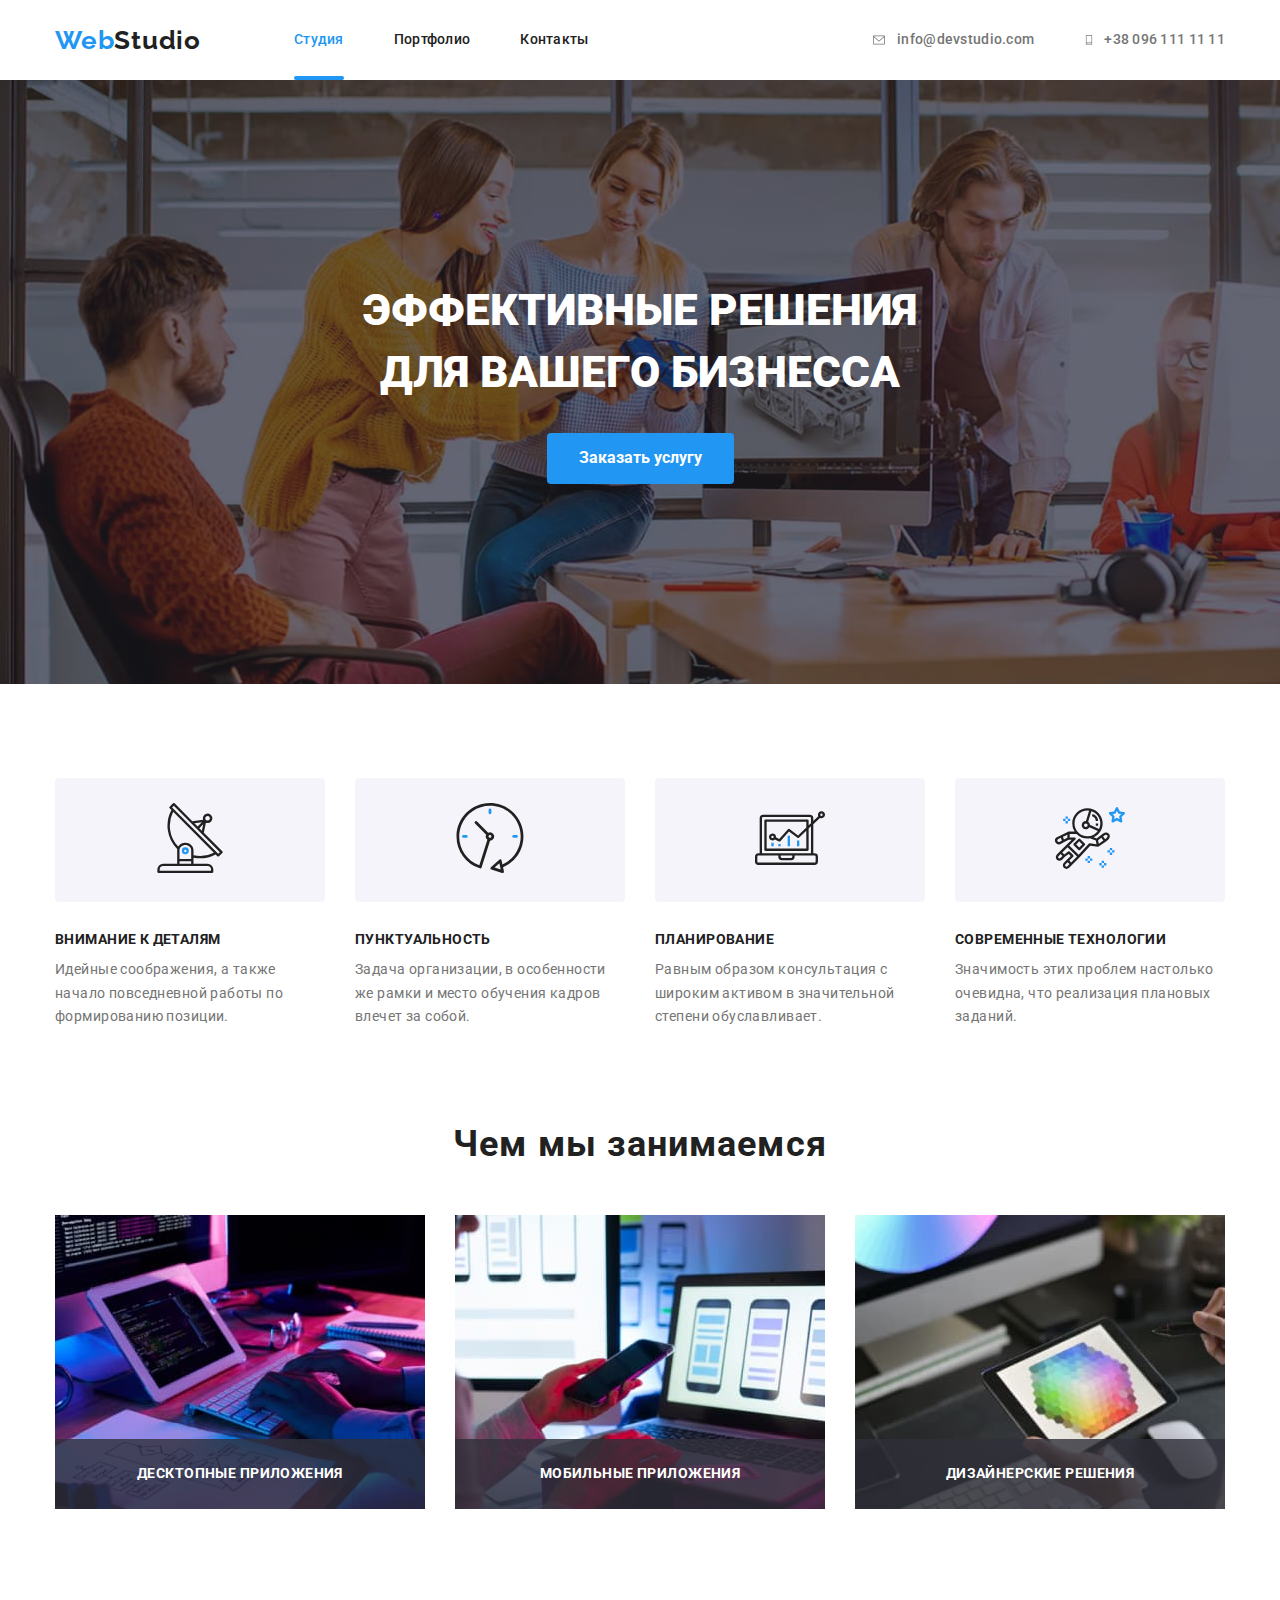
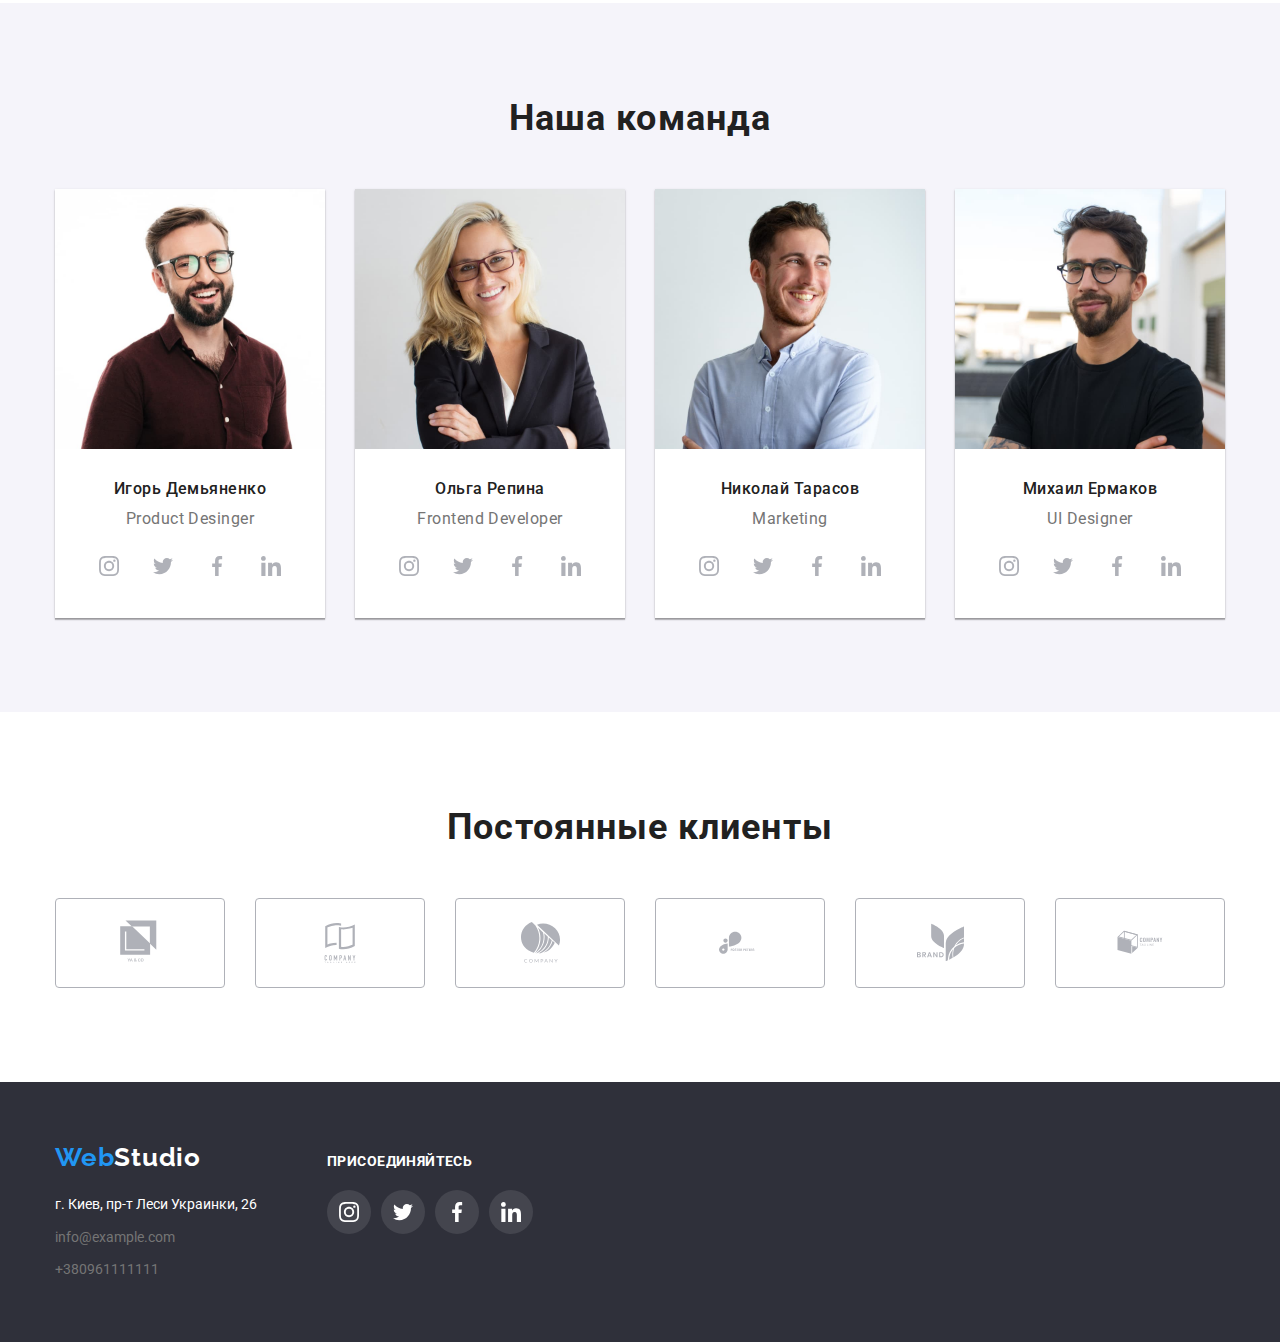
<file: index.html>
<!DOCTYPE html>
<html lang="ru">
    <head>
        <meta charset="UTF-8">
        <meta name="viewport" content="width=device-width, initial-scale=1.0">
        <title>Document</title>
        <link href="https://fonts.googleapis.com/css2?family=Raleway:wght@700&family=Roboto:wght@400;500;700;900&display=swap"
            rel="stylesheet">
        <link rel="stylesheet" href="https://cdnjs.cloudflare.com/ajax/libs/modern-normalize/1.0.0/modern-normalize.min.css">
        <link rel="stylesheet" href="./css/styles.css">
    </head>
    <body>
        <!-- Шапка -->
        <header>
            <div class="container header-container">
                <nav class="navigation">    
                    <a href="" class="logo">
                        <span  class="logo-first-part">web</span><span class="logo-second-part">Studio</span>
                    </a>
                    <ul class="nav-list">
                        <li class="current-page nav-item">
                            <a href="./index.html" class="nav-links">
                                студия
                            </a>
                            <div class="local-line"></div>
                        </li>
                        <li class="nav-item">
                            <a href="./portfolio.html" class="nav-links">портфолио</a>
                        </li>
                        <li class="nav-item">
                            <a href="" class="nav-links">контакты</a >
                        </li>
                    </ul>
                </nav>
                <ul class="header-contacts">
                    <li class="header-contacts-item">
                        <a href="mailto:info@devstudio.com">
                            <svg class="envelope">
                                <use href="./images/symbol-defs.svg#icon-envelope"></use>
                            </svg>
                            info@devstudio.com
                        </a>
                    </li>
                    <li class="header-contacts-item">
                        <a href="tel:+380961111111" >
                            <svg class="smartphone">
                                <use href="./images/symbol-defs.svg#icon-smartphone"></use>
                            </svg>
                           +38 096 111 11 11
                        </a>
                    </li>
                </ul>
            </div>
        </header>
        <main>
            <!-- Герой -->
            <section class="hero">
                <div class="container centred">
                    <h1 class="hero-title">эффективные решения<br>для вашего бизнесса</h1>
                    <button class="hero-link" data-modal-open>Заказать услугу</button>
                </div>
            </section>
            <!-- Преймущества -->
            <section class="advantages">
                <ul class="container advantages-list">
                    <li>
                        <div class="advantages-icon-block"> 
                            <svg class="advantages-icon">
                                <use href="./images/symbol-defs.svg#icon-antenna-1"></use>
                            </svg>
                        </div>
                        <h3>внимание к деталям</h3>
                        <p>идейные соображения, а также начало повседневной работы по формированию позиции.</p>
                    </li>
                    <li>
                        <div class="advantages-icon-block">
                            <svg class="advantages-icon">
                                <use href="./images/symbol-defs.svg#icon-clock-1"></use>
                            </svg>
                        </div>
                        <h3>пунктуальность</h3>
                        <p>задача организации, в особенности же рамки и место обучения кадров влечет за собой.</p>
                    </li>
                    <li>
                        <div class="advantages-icon-block">
                            <svg class="advantages-icon">
                                <use href="./images/symbol-defs.svg#icon-diagram-1"></use>
                            </svg>
                        </div>
                        <h3>планирование</h3>
                        <p>равным образом консультация с широким активом в значительной степени обуславливает.</p>
                    </li>
                    <li>
                        <div class="advantages-icon-block">
                            <svg class="advantages-icon">
                                <use href="./images/symbol-defs.svg#icon-astronaut-1"></use>
                            </svg>
                        </div>
                        <h3>современные технологии</h3>
                        <p>значимость этих проблем настолько очевидна, что реализация плановых заданий.</p>
                    </li>
                </ul>
            </section>
            <!-- Фото работ -->
            <section class="works">
                <div class="container">
                    <h2 class="section-title centred">чем мы занимаемся</h2>
                    <ul class="works-list">
                        <li>
                            <img src="./images/1.jpg" alt="работы" width="370">
                            <div class="works-text">
                                Десктопные приложения
                            </div>
                        </li>
                        <li>
                            <img src="./images/2.jpg" alt="еще работы" width="370">
                            <div class="works-text">
                                Мобильные приложения
                            </div>
                        </li>
                        <li>
                            <img src="./images/3.jpg" alt="и еще работы" width="370">
                            <div class="works-text">
                                Дизайнерские решения
                            </div>
                        </li>
                    </ul>
                </div>
            </section>
            <!-- О команде -->
            <section class="team">
                <div class="container">
                    <h2 class="section-title centred">наша команда</h2>
                    <ul class="team-list">
                        <li>
                            <img src="./images/Igor.jpg" alt="Фото Игоря" width="270">
                            <div class="team-text centred">
                                <h3>Игорь Демьяненко</h3>
                                <p>Product Desinger</p>

                                <ul  class="team-links">
                                    <li>
                                        <a href="">
                                            <svg>
                                                <use href="./images/symbol-defs.svg#icon-instagram-2"></use>
                                            </svg>
                                        </a>
                                    </li>
                                    <li>
                                        <a href="">
                                            <svg>
                                                <use href="./images/symbol-defs.svg#icon-twitter-1"></use>
                                            </svg>
                                        </a>
                                    </li>
                                    <li>
                                        <a href="">
                                            <svg>
                                                <use href="./images/symbol-defs.svg#icon-facebook-1"></use>
                                            </svg>
                                        </a>
                                    </li>
                                    <li>
                                        <a href="">
                                            <svg>
                                                <use href="./images/symbol-defs.svg#icon-linkedin-1"></use>
                                            </svg>
                                        </a>
                                    </li>
                                </ul>
                            </div>
                        </li>
                        <li>
                            <img src="./images/Olga.jpg" alt="Фото Ольги" width="270">
                            <div class="team-text centred">
                                <h3>Ольга Репина</h3>
                                <p>Frontend Developer</p>
                                <ul class="team-links">
                                    <li>
                                        <a href="">
                                            <svg>
                                                <use href="./images/symbol-defs.svg#icon-instagram-2"></use>
                                            </svg>
                                        </a>
                                    </li>
                                    <li>
                                        <a href="">
                                            <svg>
                                                <use href="./images/symbol-defs.svg#icon-twitter-1"></use>
                                            </svg>
                                        </a>
                                    </li>
                                    <li>
                                        <a href="">
                                            <svg>
                                                <use href="./images/symbol-defs.svg#icon-facebook-1"></use>
                                            </svg>
                                        </a>
                                    </li>
                                    <li>
                                        <a href="">
                                            <svg>
                                                <use href="./images/symbol-defs.svg#icon-linkedin-1"></use>
                                            </svg>
                                        </a>
                                    </li>
                                </ul>
                            </div>
                        </li>
                        <li>
                            <img src="./images/Nikolai.jpg" alt="Фото Николая" width="270">
                            <div class="team-text centred">
                                <h3>Николай Тарасов</h3>
                                <p>Marketing</p>
                                <ul class="team-links">
                                    <li>
                                        <a href="">
                                            <svg>
                                                <use href="./images/symbol-defs.svg#icon-instagram-2"></use>
                                            </svg>
                                        </a>
                                    </li>
                                    <li>
                                        <a href="">
                                            <svg>
                                                <use href="./images/symbol-defs.svg#icon-twitter-1"></use>
                                            </svg>
                                        </a>
                                    </li>
                                    <li>
                                        <a href="">
                                            <svg>
                                                <use href="./images/symbol-defs.svg#icon-facebook-1"></use>
                                            </svg>
                                        </a>
                                    </li>
                                    <li>
                                        <a href="">
                                            <svg>
                                                <use href="./images/symbol-defs.svg#icon-linkedin-1"></use>
                                            </svg>
                                        </a>
                                    </li>
                                </ul>
                            </div>
                        </li>
                        <li>
                            <img src="./images/Mihail.jpg" alt="Фото Михаила" width="270">
                            <div class="team-text centred">
                                <h3>Михаил Ермаков</h3>
                                <p>UI Designer</p>
                                <ul class="team-links">
                                    <li>
                                        <a href="">
                                            <svg>
                                                <use href="./images/symbol-defs.svg#icon-instagram-2"></use>
                                            </svg>
                                        </a>
                                    </li>
                                    <li>
                                        <a href="">
                                            <svg>
                                                <use href="./images/symbol-defs.svg#icon-twitter-1"></use>
                                            </svg>
                                        </a>
                                    </li>
                                    <li>
                                        <a href="">
                                            <svg>
                                                <use href="./images/symbol-defs.svg#icon-facebook-1"></use>
                                            </svg>
                                        </a>
                                    </li>
                                    <li>
                                        <a href="">
                                            <svg>
                                                <use href="./images/symbol-defs.svg#icon-linkedin-1"></use>
                                            </svg>
                                        </a>
                                    </li>
                                </ul>
                            </div>
                        </li>
                    
                    </ul>
            </div>
            </section>

            <!-- Клиенты -->
            <section class="clients">
                <div class="container centred">
                    <h2>Постоянные клиенты</h2>
                    <ul>
                        <li>
                            <a href="">
                                <svg width="44px" height="49px">
                                    <use href="./images/symbol-defs.svg#icon-logo-1"></use>
                                </svg>
                            </a>
                        </li>
                        <li>
                            <a href="">
                                <svg width="40px" height="52px">
                                    <use href="./images/symbol-defs.svg#icon-logo-2"></use>
                                </svg>
                            </a>
                        </li>
                        <li>
                            <a href="">
                                <svg width="41px" height="43px">
                                    <use href="./images/symbol-defs.svg#icon-logo-3"></use>
                                </svg>
                            </a>
                        </li>
                        <li>
                            <a href="">
                                <svg width="80px" height="42px">
                                    <use href="./images/symbol-defs.svg#icon-logo-4"></use>
                                </svg>
                            </a>
                        </li>
                        <li>
                            <a href="">
                                <svg width="59px" height="47px">
                                    <use href="./images/symbol-defs.svg#icon-logo-5"></use>
                                </svg>
                            </a>
                        </li>
                        <li>
                            <a href="">
                                <svg  width="88px" height="45px">
                                    <use href="./images/symbol-defs.svg#icon-logo-6"></use>
                                </svg>
                            </a>
                        </li>

                    </ul>
                </div>
            </section>
        </main>
        <!-- Подвал -->
        <footer>
            <div class="container footer-block">
                <div class="footer-first-block">
                    <a href="" class="logo">
                        <span class="logo-first-part">web</span><span class="logo-footer-second-part">Studio</span>
                    </a>
                    <address>
                        <ul>
                            <li>
                                <a href="" class="address-place contacts">г. Киев, пр-т Леси Украинки, 26</a>
                            </li>
                            <li>
                                <a href="mailto:info@example.com" class="contacts">info@example.com</a><br>
                            </li>
                            <li>
                                <a href="tel:+380961111111" class="contacts">+380961111111</a>
                            </li>
                        </ul>
                    </address>
                </div>
                <div class="footer-second-block">
                    <p>ПРИСОЕДИНЯЙТЕСЬ</p>
                    <ul class="team-links footer-team-links">
                        <li>
                            <a href="">
                                <svg>
                                    <use href="./images/symbol-defs.svg#icon-instagram-2"></use>
                                </svg>
                            </a>
                        </li>
                        <li>
                            <a href="">
                                <svg>
                                    <use href="./images/symbol-defs.svg#icon-twitter-1"></use>
                                </svg>
                            </a>
                        </li>
                        <li>
                            <a href="">
                                <svg>
                                    <use href="./images/symbol-defs.svg#icon-facebook-1"></use>
                                </svg>
                            </a>
                        </li>
                        <li>
                            <a href="">
                                <svg>
                                    <use href="./images/symbol-defs.svg#icon-linkedin-1"></use>
                                </svg>
                            </a>
                        </li>
                    </ul>
                </div>
            </div>
        </footer>
        
        <div data-modal class="modal is-hidden">
            <div class="modal-window">
                <button data-modal-close class="modal-close"> 
                    <svg width="11" height="11" viewBox="0 0 11 11" fill="none" xmlns="http://www.w3.org/2000/svg">
                        <path d="M11 1.10786L9.89214 0L5.5 4.39214L1.10786 0L0 1.10786L4.39214 5.5L0 9.89214L1.10786 11L5.5 6.60786L9.89214 11L11 9.89214L6.60786 5.5L11 1.10786Z" fill="black"/>
                    </svg>    
                </button>
            </div>

        </div>

        <script src="./modal.js"></script>
    </body>
</html>
</file>
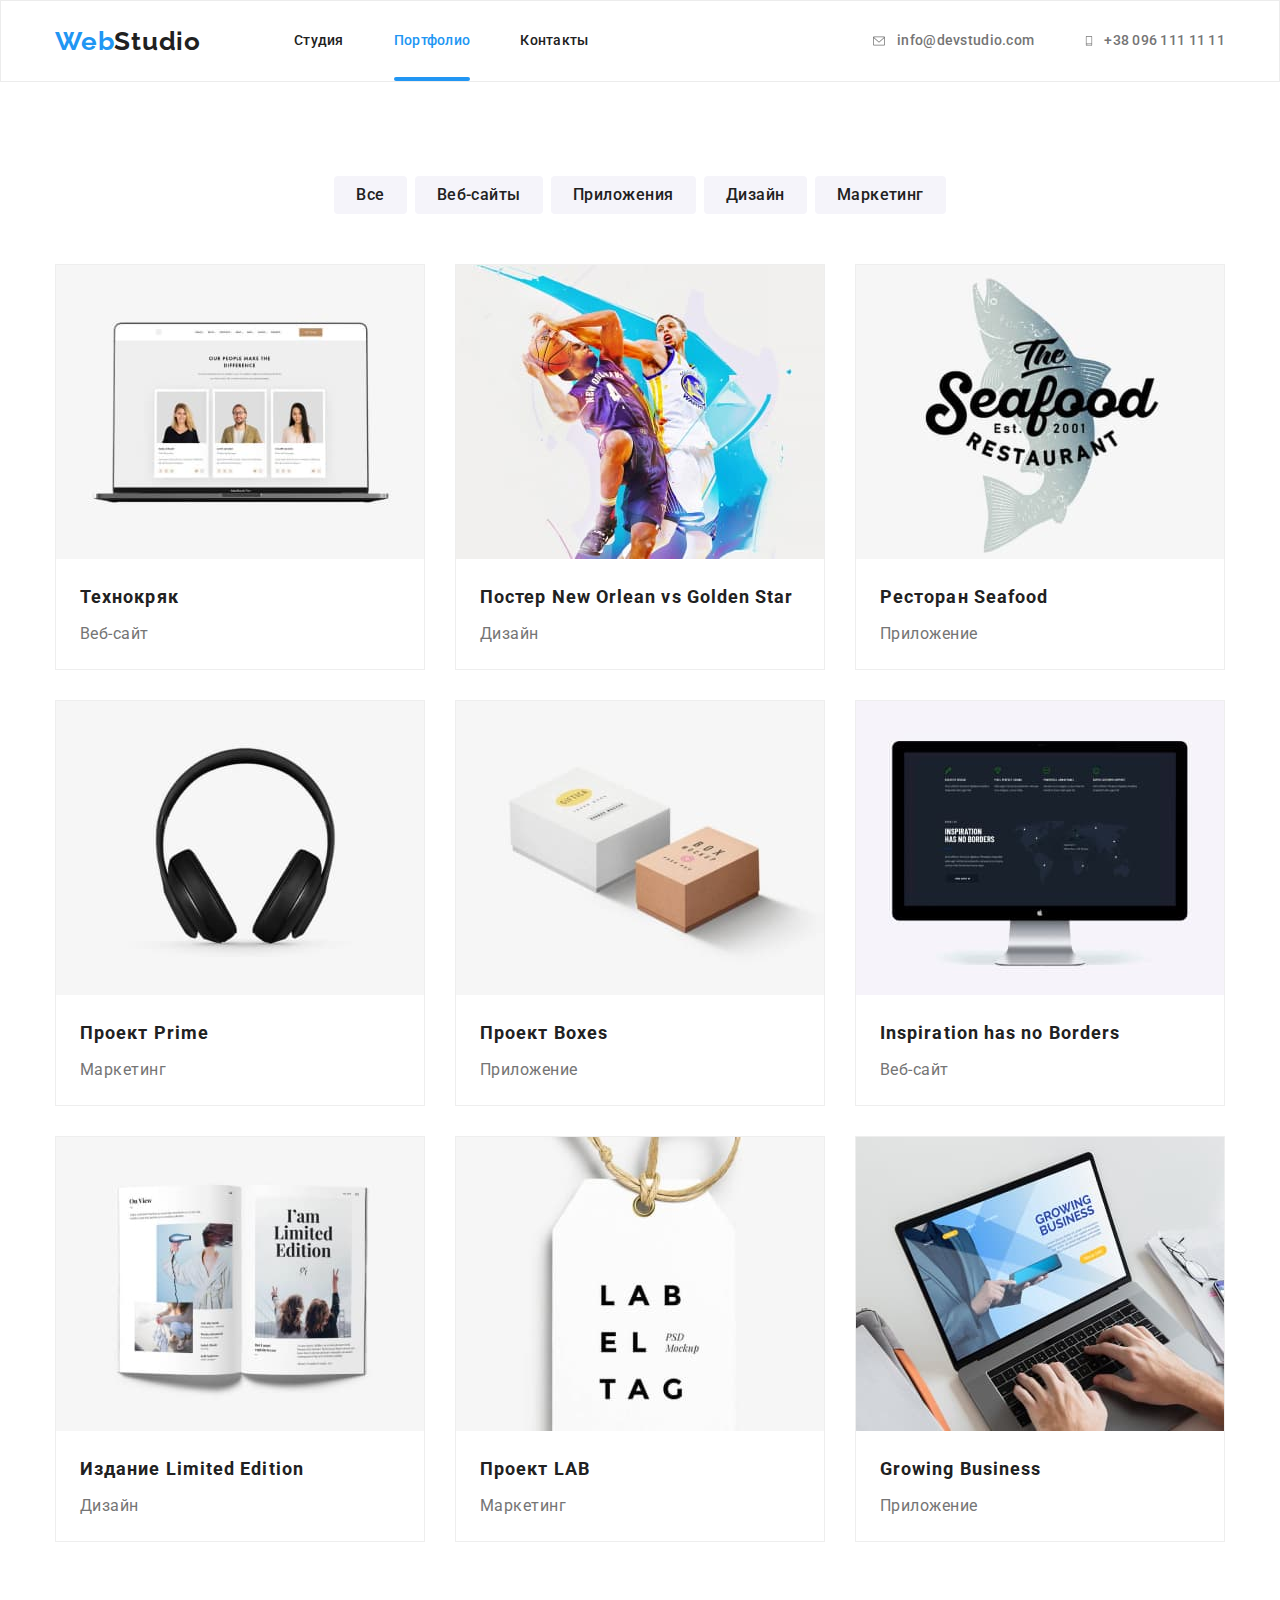
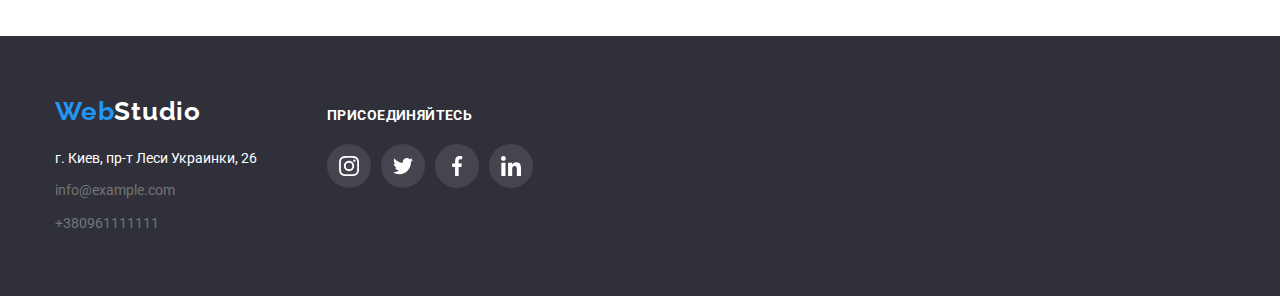
<file: portfolio.html>
<!DOCTYPE html>
<html lang="ru">

    <head>
        <meta charset="UTF-8">
        <meta name="viewport" content="width=device-width, initial-scale=1.0">
        <title>Document</title>
        <link href="https://fonts.googleapis.com/css2?family=Raleway:wght@700&family=Roboto:wght@400;500;700;900&display=swap"
            rel="stylesheet">
        <link rel="stylesheet" href="https://cdnjs.cloudflare.com/ajax/libs/modern-normalize/1.0.0/modern-normalize.min.css">
        <link rel="stylesheet" href="./css/styles.css">
    </head>

    <body>
        <!-- Шапка -->
        <header class="portfolio-header">
            <div class="container header-container">
                <nav class="navigation">
                    <a href="" class="logo">
                        <span class="logo-first-part">web</span><span class="logo-second-part">Studio</span>
                    </a>
                    <ul  class="nav-list">
                        <li class="nav-item">
                            <a href="./index.html" class="nav-links">студия</a>
                        </li>
                        <li class="nav-item current-page">
                            <a href="./portfolio.html" class="nav-links">портфолио</a>
                            <div class="local-line"></div>
                        </li>
                        <li class="nav-item">
                            <a href="" class="nav-links">контакты</a>
                        </li>
                    </ul>
                </nav>
                <ul class="header-contacts">
                    <li class="header-contacts-item">
                        <a href="mailto:info@devstudio.com">
                            <svg class="envelope">
                                <use href="./images/symbol-defs.svg#icon-envelope"></use>
                            </svg>
                            <p>info@devstudio.com</p>
                        </a>
                    </li>
                    <li class="header-contacts-item">
                        <a href="tel:+380961111111">
                            <svg class="smartphone">
                                <use href="./images/symbol-defs.svg#icon-smartphone"></use>
                            </svg>
                            <p>+38 096 111 11 11</p>
                        </a>
                    </li>
                </ul>
            </div>
        </header>
        <main>
            <section class="portfolio-main">
                <div class="container">
                    <ul class="buttons">
                        <li><button>все</button></li>
                        <li><button>веб-сайты</button></li>
                        <li><button>приложения</button></li>
                        <li><button>дизайн</button></li>
                        <li><button>маркетинг</button></li>
                    </ul>
                    <ul class="cards">
                        <li>
                            <a href="">
                                <div class="cards-img">
                                    <img src="./images/technokryack.jpg" alt="">
                                    <div class="cards-img-text">
                                        Технокряк это современная площадка распространения коронавируса. Компании используют эту платформу для цифрового шпионажа и атак на защищённые сервера конкурентов.
                                    </div>
                                </div>    
                                <div class="cards-text">
                                    <h2>Технокряк</h2>
                                    <p>Веб-сайт</p>
                                </div>
                            </a>
                        </li>
                        <li>
                            <a href="">
                                <div class="cards-img">
                                    <img src="./images/poster-new-orlean.jpg" alt="">
                                    <div class="cards-img-text">
                                        Технокряк это современная площадка распространения коронавируса. Компании используют эту платформу для цифрового шпионажа и атак на защищённые сервера конкурентов.
                                    </div>
                                </div>
                                <div class="cards-text">
                                    <h2>Постер New Orlean vs Golden Star</h2>
                                    <p>Дизайн</p>
                                </div>
                            </a>
                        </li>
                        <li>
                            <a href="">
                                <div class="cards-img">
                                    <img src="./images/restoraunt-seafood.jpg" alt="">
                                    <div class="cards-img-text">
                                        Технокряк это современная площадка распространения коронавируса. Компании используют эту платформу для цифрового шпионажа и атак на защищённые сервера конкурентов.
                                    </div>
                                </div>
                                <div class="cards-text">
                                    <h2>Ресторан Seafood</h2>
                                    <p>Приложение</p>
                                </div>
                            </a>
                        </li>
                        <li>
                            <a href="">
                                <div class="cards-img">
                                    <img src="./images/project-prime.jpg" alt="">
                                    <div class="cards-img-text">
                                        Технокряк это современная площадка распространения коронавируса. Компании используют эту платформу для цифрового шпионажа и атак на защищённые сервера конкурентов.
                                    </div>
                                </div>
                                <div class="cards-text">
                                    <h2>Проект Prime</h2>
                                    <p>Маркетинг</p>
                                </div>
                            </a>
                        </li>
                        <li>
                            <a href="">
                                <div class="cards-img">
                                    <img src="./images/project-boxes.jpg" alt="">
                                    <div class="cards-img-text">
                                        Технокряк это современная площадка распространения коронавируса. Компании используют эту платформу для цифрового шпионажа и атак на защищённые сервера конкурентов.
                                    </div>
                                </div>
                                <div class="cards-text">
                                    <h2>Проект Boxes</h2>
                                    <p>Приложение</p>
                                </div>
                            </a>
                        </li>
                        <li>
                            <a href="">
                                <div class="cards-img">
                                    <img src="./images/inspirations.jpg" alt="">
                                    <div class="cards-img-text">
                                        Технокряк это современная площадка распространения коронавируса. Компании используют эту платформу для цифрового шпионажа и атак на защищённые сервера конкурентов.
                                    </div>
                                </div>
                                <div class="cards-text">
                                    <h2>Inspiration has no Borders</h2>
                                    <p>Веб-сайт</p>
                                </div>
                            </a>
                        </li>
                        <li>
                            <a href="">
                                <div class="cards-img">
                                    <img src="./images/limited-edition.jpg" alt="">
                                    <div class="cards-img-text">
                                        Технокряк это современная площадка распространения коронавируса. Компании используют эту платформу для цифрового шпионажа и атак на защищённые сервера конкурентов.
                                    </div>
                                </div>
                                <div class="cards-text">
                                    <h2>Издание Limited Edition</h2>
                                    <p>Дизайн</p>
                                </div>
                            </a>
                        </li>
                        <li>
                            <a href="">
                                <div class="cards-img">
                                    <img src="./images/project-lab.jpg" alt="">
                                    <div class="cards-img-text">
                                        Технокряк это современная площадка распространения коронавируса. Компании используют эту платформу для цифрового шпионажа и атак на защищённые сервера конкурентов.
                                    </div>
                                </div>
                                <div class="cards-text">
                                    <h2>Проект LAB</span></h2>
                                    <p>Маркетинг</p>
                                </div>
                            </a>
                        </li>
                        <li>
                            <a href="">
                                <div class="cards-img">
                                    <img src="./images/growing-buisness.jpg" alt="">
                                    <div class="cards-img-text">
                                        Технокряк это современная площадка распространения коронавируса. Компании используют эту платформу для цифрового шпионажа и атак на защищённые сервера конкурентов.
                                    </div>
                                </div>
                                <div class="cards-text">
                                    <h2>Growing Business</h2>
                                    <p>Приложение</p>
                                </div>
                            </a>
                        </li>
                    </ul>
                </div>
            </section>
        </main>
        <!-- Подвал -->
        <footer>
            <div class="container footer-block">
                <div class="footer-first-block">
                    <a href="" class="logo">
                        <span class="logo-first-part">web</span><span class="logo-footer-second-part">Studio</span>
                    </a>
                    <address>
                        <ul>
                            <li>
                                <a href="" class="address-place contacts">г. Киев, пр-т Леси Украинки, 26</a>
                            </li>
                            <li>
                                <a href="mailto:info@example.com" class="contacts">info@example.com</a><br>
                            </li>
                            <li>
                                <a href="tel:+380961111111" class="contacts">+380961111111</a>
                            </li>
                        </ul>
                    </address>
                </div>
                <div class="footer-second-block">
                    <p>ПРИСОЕДИНЯЙТЕСЬ</p>
                    <ul class="footer-team-links team-links">
                        <li>
                            <a href="">
                                <svg>
                                    <use href="./images/symbol-defs.svg#icon-instagram-2"></use>
                                </svg>
                            </a>
                        </li>
                        <li>
                            <a href="">
                                <svg>
                                    <use href="./images/symbol-defs.svg#icon-twitter-1"></use>
                                </svg>
                            </a>
                        </li>
                        <li>
                            <a href="">
                                <svg>
                                    <use href="./images/symbol-defs.svg#icon-facebook-1"></use>
                                </svg>
                            </a>
                        </li>
                        <li>
                            <a href="">
                                <svg>
                                    <use href="./images/symbol-defs.svg#icon-linkedin-1"></use>
                                </svg>
                            </a>
                        </li>
                    </ul>
                </div>
            </div>
        </footer>
        
        
        
        </body>
        
        </html>
</file>
<file: css/styles.css>
:root {
  --primary-text-color: #212121;
  --secondary-text-color: #757575;
  --accent: #2196f3;
  --white: #ffffff;
  --primary-bg-color: #2f303a;
  --secondary-bg-color: #f5f4fa;
  --icon-accent: #2196f3;
  --icon-color: #afb1b8;
}

* {
  text-decoration: none;
  color: inherit;
  /* margin: 0;
  padding: 0; */
}

img {
  display: block;
}

ul,
h1,
h2,
h3,
h4,
h5,
p {
  margin: 0;
  padding: 0;
}

body {
  color: var(--primary-text-color);
  font-family: "Roboto", sans-serif;
  background-color: var(--white);
}
ul {
  list-style-type: none;
}
header {
  font-weight: 500;
  font-size: 14px;
  line-height: 1.14;
  letter-spacing: 0.02em;
}

/* Контейнер */
.container {
  width: 1200px;
  padding: 0 15px;
  margin-left: auto;
  margin-right: auto;
}

/* Центрирование */
.centred {
  text-align: center;
}

.header-container {
  display: flex;
  align-items: center;
}

.navigation {
  display: flex;
  align-items: center;
}

.header-contacts {
  display: flex;
  margin-left: auto;
  padding: 0;

  color: var(--secondary-text-color);
}

.header-contacts-item:not(:last-child) {
  margin-right: 50px;
}

.header-contacts a {
  display: flex;
  align-items: center;
}

.nav-links {
  display: block;
  padding-top: 32px;
  padding-bottom: 32px;
}

.nav-item:not(:last-child) {
  margin-right: 50px;
}

.nav-list {
  display: flex;
  margin: 0;

  text-transform: capitalize;
}

.logo {
  margin-right: 93px;
}

.logo-first-part,
.logo-second-part,
.logo-footer-second-part {
  font-family: "Raleway", sans-serif;
  font-size: 26px;
  line-height: 1.19;
  font-weight: 700;
  text-transform: capitalize;
  letter-spacing: 0.03em;
}
.logo-footer-second-part {
  color: var(--white);
}

.logo-first-part {
  color: var(--accent);
}
.current-page {
  position: relative;
  color: var(--accent);
}
.hero-title {
  margin: 0;
  margin-bottom: 30px;

  font-weight: 900;
  font-size: 44px;
  line-height: 1.4;
  color: var(--white);
  text-transform: uppercase;
}
.hero {
  margin: 0 auto;
  max-width: 1600px;
  padding: 200px 0;

  background-color: var(--primary-bg-color);

  background-image: linear-gradient(
      to top,
      rgba(47, 48, 58, 0.4),
      rgba(47, 48, 58, 0.4)
    ),
    url(../images/background-hero.jpg);
  background-repeat: no-repeat;
  background-size: cover;
}
.hero-link {
  border: none;

  display: inline-block;
  padding: 10px 32px;
  border-radius: 4px;

  color: var(--white);
  background-color: var(--accent);

  font-size: 16px;
  font-weight: 700;
  line-height: 1.9;
}
.advantages h3 {
  font-weight: 700;
  font-size: 14px;
  line-height: 1.14;
  text-transform: uppercase;
  letter-spacing: 0.03em;
}
.advantages p {
  color: var(--secondary-text-color);
  font-size: 14px;
  font-weight: 400;
  line-height: 1.7;
  letter-spacing: 0.03em;
}
.advantages p::first-letter {
  text-transform: capitalize;
}
.section-title {
  font-size: 36px;
  font-weight: 700;
  line-height: 1.17;
  letter-spacing: 0.03em;
}
.section-title::first-letter {
  text-transform: capitalize;
}

.team {
  padding: 94px 0;

  background-color: var(--secondary-bg-color);
}

.team h3 {
  font-size: 16px;
  font-weight: 500;
  line-height: 1.19;
  letter-spacing: 0.03em;
}

.team p {
  font-size: 16px;
  font-weight: 400;
  line-height: 1.19;
  letter-spacing: 0.03em;

  color: var(--secondary-text-color);
}

footer {
  padding: 60px 0;

  background-color: var(--primary-bg-color);
}

.contacts {
  font-style: normal;
  color: var(--secondary-text-color);
  font-weight: 400;
  font-size: 14px;
  line-height: 1.71;
}

.address-place {
  color: var(--white);
}

.cards {
  display: flex;
  flex-wrap: wrap;
}

.cards li:not(:nth-child(3n)) {
  margin-right: 30px;
}

.cards li:not(:nth-last-child(-n + 3)) {
  margin-bottom: 30px;
}

.cards li {
  border: 1px solid #eeeeee;
  width: 370px;
}

.cards a {
  display: block;

  transition: box-shadow 250ms cubic-bezier(0.4, 0, 0.2, 1);
}

.cards a:hover,
.cards a:focus {
  box-shadow: 0px 1px 1px rgba(0, 0, 0, 0.12), 0px 4px 4px rgba(0, 0, 0, 0.06),
    1px 4px 6px rgba(0, 0, 0, 0.16);
}

.cards h2 {
  font-size: 18px;
  font-weight: 700;
  line-height: 2;
  letter-spacing: 0.06em;
}

.cards p {
  font-size: 16px;
  color: var(--secondary-text-color);
  font-weight: 400;
  line-height: 1.87;
  letter-spacing: 0.03em;
}

.cards h2 {
  margin-bottom: 4px;
}

.advantages-list {
  display: flex;
}

.advantages-list li {
  width: 270px;
}

.advantages-list li:not(:last-child) {
  margin-right: 30px;
}

.advantages {
  padding: 94px 0;
}

.advantages-list h3 {
  margin-bottom: 10px;
}

.works h2 {
  margin-bottom: 50px;
}

.works-list {
  display: flex;
}

.works-list li:not(:last-child) {
  margin-right: 30px;
}

.works {
  padding-bottom: 94px;
}

.team-list {
  display: flex;
}

.team h2 {
  margin-bottom: 50px;
}

.team-list > li:not(:last-child) {
  margin-right: 30px;
}

.team-list > li {
  width: 270px;
  box-shadow: 0px 1px 3px rgba(0, 0, 0, 0.12), 0px 1px 1px rgba(0, 0, 0, 0.14),
    0px 2px 1px rgba(0, 0, 0, 0.2);
}

.team-text {
  padding: 30px 32px;

  background-color: var(--white);
}

.team-text p {
  margin-bottom: 16px;
}

.team h3 {
  margin-bottom: 10px;
}

footer .logo {
  display: inline-block;
  margin-bottom: 20px;
  margin-right: 0;
}

.footer-first-block li:not(:last-child) {
  margin-bottom: 9px;
}

/* Портфолио */

.buttons button:hover,
.buttons button:focus {
  color: var(--white);
  background-color: var(--accent);
  box-shadow: 0px 3px 1px rgba(0, 0, 0, 0.1), 0px 1px 2px rgba(0, 0, 0, 0.08), 0px 2px 2px rgba(0, 0, 0, 0.12);
}
.buttons button {
  padding: 6px 22px;
  border: none;
  border-radius: 4px;
  display: block;

  background-color: var(--secondary-bg-color);

  font-weight: 500;
  font-size: 16px;
  line-height: 1.62;
  letter-spacing: 0.03em;

  transition: background-color 250ms cubic-bezier(0.4, 0, 0.2, 1), color 250ms cubic-bezier(0.4, 0, 0.2, 1), box-shadow 250ms cubic-bezier(0.4, 0, 0.2, 1);
}

.buttons li:not(:last-child) {
  margin-right: 8px;
}

.buttons button::first-letter {
  text-transform: capitalize;
}

.portfolio-main {
  padding: 94px 0;
}

.buttons {
  display: flex;
  justify-content: center;
  margin-bottom: 50px;
}

.cards-text {
  padding: 20px 24px;
}

.portfolio-header {
  border: 1px solid #ececec;
}

.clients h2 {
  font-size: 36px;
  font-weight: 700;
  line-height: 1.17;
  letter-spacing: 0.03em;
  margin-bottom: 50px;
}

.clients {
  padding: 94px 0;
}

.footer-block {
  display: flex;
  align-items: baseline;
}

.footer-first-block {
  margin-right: 70px;
}

.footer-second-block p {
  color: var(--white);

  font-size: 14px;
  font-weight: 700;
  line-height: 1.14;
  letter-spacing: 0.03em;
  margin-bottom: 20px;
}

.envelope {
  width: 16px;
  height: 12px;
  margin-right: 10px;
  fill: currentColor;
}

.nav-list a:hover,
.nav-list a:focus,
.header-contacts a:hover,
.header-contacts a:focus {
  color: var(--accent);
  fill: var(--accent);
}

.nav-list a,
.header-contacts a{
  transition: fill 250ms cubic-bezier(0.4, 0, 0.2, 1), color  250ms cubic-bezier(0.4, 0, 0.2, 1);}


.smartphone {
  width: 10px;
  height: 16px;
  margin-right: 10px;
  fill: currentColor;
}

.advantages-icon {
  width: 70px;
  height: 70px;
}

.advantages-icon-block {
  padding: 25px 100px;
  background-color: #f5f4fa;
  margin-bottom: 30px;
  border-radius: 4px;
}

.team-links,
.footer-team-links {
  margin: 0;
  padding: 0;
  display: flex;
  color: #afb1b8;
}

.team-links svg,
.footer-team-links svg {
  width: 20px;
  height: 20px;
}

.team-links li,
.footer-team-links li {
  width: 44px;
  height: 44px;
}

.team-links a,
.footer-team-links a {
  display: flex;
  justify-content: center;
  align-items: center;
  width: 100%;
  height: 100%;
  border-radius: 50%;
  fill: currentColor;

  transition: fill 250ms cubic-bezier(0.4, 0, 0.2, 1), background-color 250ms cubic-bezier(0.4, 0, 0.2, 1);
}

.team-links li:not(:last-child),
.footer-team-links li:not(:last-child) {
  margin-right: 10px;
}

.team-links a:hover,
.team-links a:focus {
  background-color: var(--accent);
  fill: var(--white);
}

.clients ul {
  display: flex;
}

.clients a {
  color: var(--icon-color);
  display: flex;
  align-items: center;
  justify-content: center;
  border: 1px solid #afb1b8;
  box-sizing: border-box;
  border-radius: 4px;
  width: 100%;
  height: 100%;
  fill: currentColor;

  transition: fill 250ms cubic-bezier(0.4, 0, 0.2, 1), border 250ms cubic-bezier(0.4, 0, 0.2, 1);
}

.clients a:hover,
.clients a:focus {
  fill: var(--icon-accent);
  border: 1px solid #2196f3;
}

.clients li {
  width: 170px;
  height: 90px;
}

.clients li:not(:last-child) {
  margin-right: 30px;
  padding: 0;
}

.footer-team-links a {
  background-color: rgba(255, 255, 255, 0.1);
  fill: var(--white);
}

.footer-inst a {
  box-shadow: 0px 4px 4px rgba(0, 0, 0, 0.25);
}


.local-line{

  position: absolute;
  bottom: 0;

  width: 100%;
  height: 4px;
  border-radius: 2px;

  background-color: var(--accent);
}

.works-list li{
  position: relative;
}

.works-text{
  position: absolute;
  bottom: 0;
  width: 100%;
  padding: 27px 20px;




  text-align: center;
  text-transform: uppercase;
  font-weight: 700;
  font-size: 14px;
  line-height: 1.14;
  letter-spacing: 0.03em;

  color: var(--white);
  background: rgba(47, 48, 58, 0.8);
}

.cards-img{
  position: relative;
  overflow: hidden;
}

.cards-img-text{
  position: absolute;
  top: 0;
  left: 0;
  transform: translateY(100%);

  padding: 63px 24px;
  width: 100%;
  height: 100%;

  font-size: 18px;
  line-height: 1.56;
  letter-spacing: 0.03em;

  color: var(--white);
  background-color: rgba(33, 150, 243, 0.9);

  transition: transform 250ms cubic-bezier(0.4, 0, 0.2, 1);
}

.cards a:hover .cards-img-text,
.cards a:focus .cards-img-text{
  transform: translateY(0);
}

.modal{
  position: fixed;
  top: 0;
  left: 0;

  width: 100%;
  height: 100%;

  background-color: rgba(0, 0, 0, 0.2);
  
  opacity: 1;
  transition: opacity 250ms cubic-bezier(0.4, 0, 0.2, 1);
}

.modal-window{
  position: absolute;
  top: 50%;
  left: 50%;
  transform: translate(-50%, -50%) scale(1);

  width: 528px;
  height: 581px;
  padding: 40px;
  border-radius: 4px;
  
  background-color: var(--white);
  box-shadow: 0px 1px 3px rgba(0, 0, 0, 0.12), 0px 1px 1px rgba(0, 0, 0, 0.14), 0px 2px 1px rgba(0, 0, 0, 0.2);

  transition: transform 250ms cubic-bezier(0.4, 0, 0.2, 1);
}

.is-hidden{
  opacity: 0;
  pointer-events: none;

}

.is-hidden .modal-window{
  transform: translate(-50%, -50%) scale(0.9);
}

.modal-close{
  position: absolute;
  top: 8px;
  right: 8px;

  display: flex;
  align-items: center;
  justify-content: center;

  width: 30px;
  height: 30px;
  border: 1px solid rgba(0, 0, 0, 0.1);
  border-radius: 50%;

  background-color: var(--white);

}

.modal-close svg{
  width: 11px;
  height: 11px;
}
</file>
